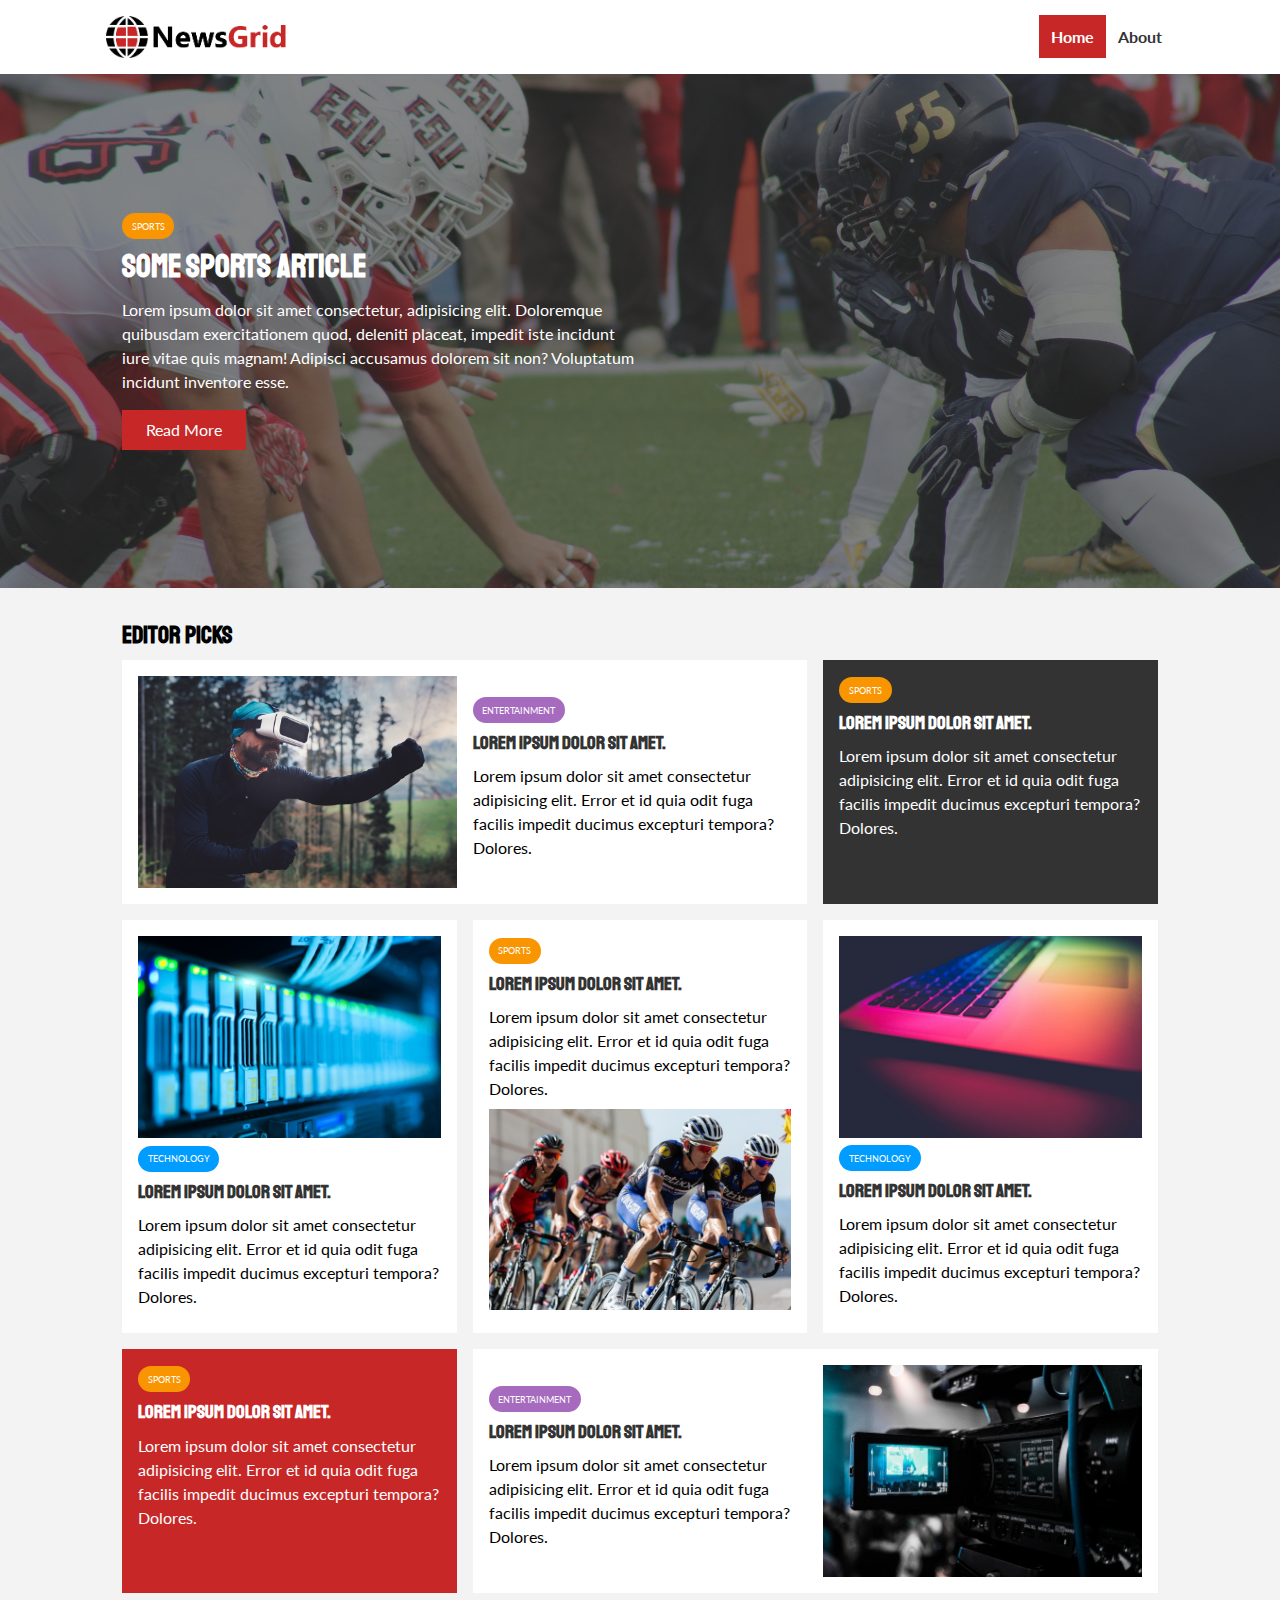
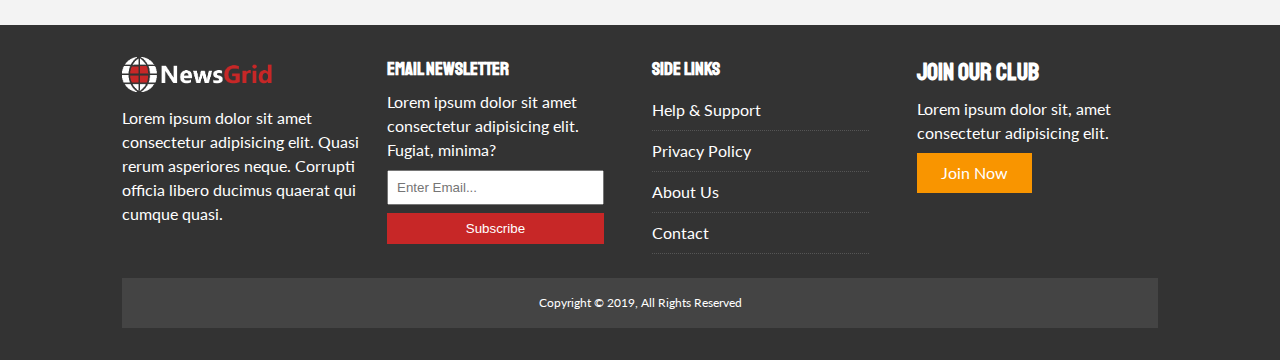
<file: index.html>
<!DOCTYPE html>
<html lang="en">
<head>
  <meta charset="UTF-8">
  <meta name="viewport" content="width=device-width, initial-scale=1.0">
  <meta http-equiv="X-UA-Compatible" content="ie=edge">
  <link rel="stylesheet" href="https://use.fontawesome.com/releases/v5.7.2/css/all.css" integrity="sha384-fnmOCqbTlWIlj8LyTjo7mOUStjsKC4pOpQbqyi7RrhN7udi9RwhKkMHpvLbHG9Sr" crossorigin="anonymous">
  <link href="https://fonts.googleapis.com/css?family=Lato|Staatliches" rel="stylesheet">
  <link rel="stylesheet" href="./CSS/style.css">
  <link rel="stylesheet" media="screen and (max-width: 768px" href="./CSS/mobile.css">
  <link rel="shortcut icon" type="image/x-icon" href="favicon.ico">
  <title>NewsGrid | Latest News</title>
</head>
<body>
  <nav id="main-nav">
    <div class="container">
      <img src="./img/logo.png" alt="NewsGrid" class="logo">
      <div class="social">
        <a href="http://facebook.com" target="_blank"><i class="fab fa-facebook fa-2x"></i></a>
        <a href="http://twitter.com" target="_blank"><i class="fab fa-twitter fa-2x"></i></a>
        <a href="http://instagram.com" target="_blank"><i class="fab fa-instagram fa-2x"></i></a>
        <a href="http://youtube.com" target="_blank"><i class="fab fa-youtube fa-2x"></i></a>
      </div>
      <ul>
        <li><a class="current" href="index.html">Home</a></li>
        <li><a href="about.html">About</a></li>
      </ul>
    </div>
  </nav>

  <!-- Showcase -->
  <header id="showcase">
    <div class="container">
      <div class="showcase-container">
        <div class="showcase-content">
          <div class="category category-sports">Sports</div>
          <h1>Some Sports Article</h1>
          <p>Lorem ipsum dolor sit amet consectetur, adipisicing elit. Doloremque quibusdam exercitationem quod, deleniti placeat, impedit iste incidunt iure vitae quis magnam! Adipisci accusamus dolorem sit non? Voluptatum incidunt inventore esse.</p>
          <a href="article.html" class="btn btn-primary">Read More</a>
        </div>
      </div>
    </div>
  </header>

  <!-- Home Articles -->
  <section id="home-articles" class="py-2">
    <div class="container">
    <h2>Editor Picks</h2>
    <div class="articles-container">
      <article class="card">
        <img src="./img/articles/ent1.jpg" alt="">
        <div>
        <div class="category category-ent">Entertainment</div>
        <h3>
          <a href="article.html">Lorem ipsum dolor sit amet.</a>
        </h3>
        <p>Lorem ipsum dolor sit amet consectetur adipisicing elit. Error et id quia odit fuga facilis impedit ducimus excepturi tempora? Dolores.</p>
      </div>
      </article>
      <article class="card bg-dark">
        <div class="category category-sports">Sports</div>
          <h3>
            <a href="article.html">Lorem ipsum dolor sit amet.</a>
          </h3>
          <p>Lorem ipsum dolor sit amet consectetur adipisicing elit. Error et id quia odit fuga facilis impedit ducimus excepturi tempora? Dolores.</p>
      </article>
      <article class="card">
        <img src="./img/articles/tech1.jpg" alt="">
        <div class="category category-tech">Technology</div>
          <h3>
            <a href="article.html">Lorem ipsum dolor sit amet.</a>
          </h3>
          <p>Lorem ipsum dolor sit amet consectetur adipisicing elit. Error et id quia odit fuga facilis impedit ducimus excepturi tempora? Dolores.</p>
      </article>
      <article class="card">
        <div class="category category-sports">Sports</div>
          <h3>
            <a href="article.html">Lorem ipsum dolor sit amet.</a>
          </h3>
          <p>Lorem ipsum dolor sit amet consectetur adipisicing elit. Error et id quia odit fuga facilis impedit ducimus excepturi tempora? Dolores.</p>
          <img src="./img/articles/sports1.jpg" alt="">
      </article>
      <article class="card">
          <img src="./img/articles/tech2.jpg" alt="">
          <div class="category category-tech">Technology</div>
            <h3>
              <a href="article.html">Lorem ipsum dolor sit amet.</a>
            </h3>
            <p>Lorem ipsum dolor sit amet consectetur adipisicing elit. Error et id quia odit fuga facilis impedit ducimus excepturi tempora? Dolores.</p>
        </article>
        <article class="card bg-primary">
            <div class="category category-sports">Sports</div>
              <h3>
                <a href="article.html">Lorem ipsum dolor sit amet.</a>
              </h3>
              <p>Lorem ipsum dolor sit amet consectetur adipisicing elit. Error et id quia odit fuga facilis impedit ducimus excepturi tempora? Dolores.</p>
          </article>
          <article class="card">
            <div>
              <div class="category category-ent">Entertainment</div>
              <h3>
              <a href="article.html">Lorem ipsum dolor sit amet.</a>
              </h3>
              <p>Lorem ipsum dolor sit amet consectetur adipisicing elit. Error et id quia odit fuga facilis impedit ducimus excepturi tempora? Dolores.</p>
            </div>
            <img src="./img/articles/ent2.jpg" alt="">
          </article>
        </div>
  </section>

  <!-- Footer -->
  <footer id="main-footer" class="py-2">
    <div class="container footer-container">
      <div>
        <img src="./img/logo_light.png" alt="NewGrid">
        <p>Lorem ipsum dolor sit amet consectetur adipisicing elit. Quasi rerum asperiores neque. Corrupti officia libero ducimus quaerat qui cumque quasi.</p>
      </div>
      <div>
        <h3>Email Newsletter</h3>
        <p>Lorem ipsum dolor sit amet consectetur adipisicing elit. Fugiat, minima?</p>
        <form name="contact" method="POST" data-netlify="true">
          <input type="email" name="email" placeholder="Enter Email...">
          <input type="submit" value="Subscribe" class="btn btn-primary">
        </form>
      </div>
      <div>
          <h3>Side Links</h3>
          <ul class="list">
            <li><a href="#">Help & Support</a></li>
            <li><a href="#">Privacy Policy</a></li>
            <li><a href="#">About Us</a></li>
            <li><a href="#">Contact</a></li>
          </ul>
      </div>
      <div>
          <h2>Join Our Club</h2>
          <p>Lorem ipsum dolor sit, amet consectetur adipisicing elit.</p>
          <a href="#" class="btn btn-secondary">Join Now</a>
      </div>
      <div>
          <p>
            Copyright &copy; 2019, All Rights Reserved
          </p>
      </div>
      </div>
    </div>
  </footer>

</body>
</html>
</file>
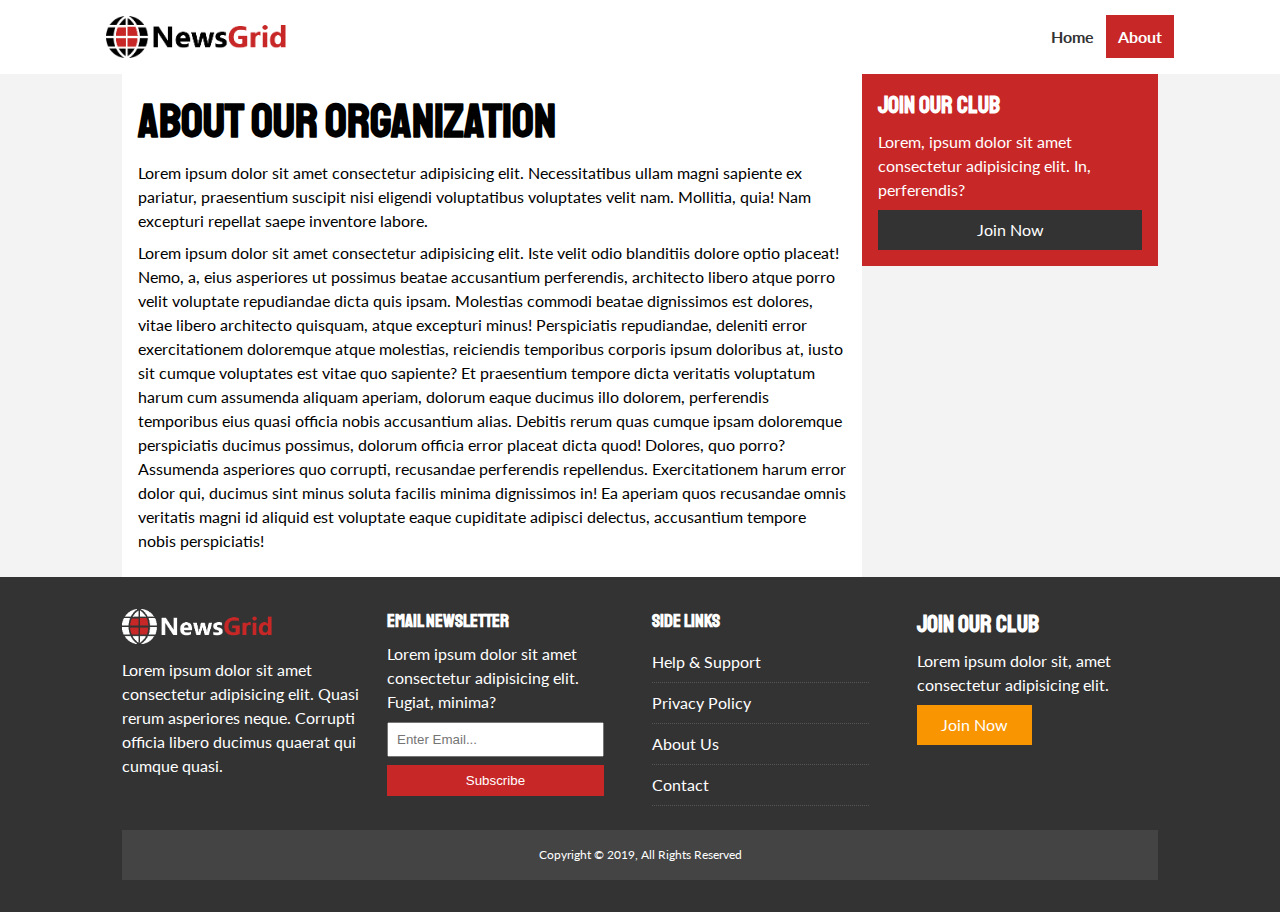
<file: about.html>
<!DOCTYPE html>
<html lang="en">
<head>
  <meta charset="UTF-8">
  <meta name="viewport" content="width=device-width, initial-scale=1.0">
  <meta http-equiv="X-UA-Compatible" content="ie=edge">
  <link rel="stylesheet" href="https://use.fontawesome.com/releases/v5.7.2/css/all.css" integrity="sha384-fnmOCqbTlWIlj8LyTjo7mOUStjsKC4pOpQbqyi7RrhN7udi9RwhKkMHpvLbHG9Sr" crossorigin="anonymous">
  <link href="https://fonts.googleapis.com/css?family=Lato|Staatliches" rel="stylesheet">
  <link rel="stylesheet" href="./CSS/style.css">
  <link rel="stylesheet" media="screen and (max-width: 768px" href="./CSS/mobile.css">
  <link rel="shortcut icon" type="image/x-icon" href="favicon.ico">
  <title>NewsGrid | About</title>
</head>
<body>
  <nav id="main-nav">
    <div class="container">
      <img src="./img/logo.png" alt="NewsGrid" class="logo">
      <div class="social">
        <a href="http://facebook.com" target="_blank"><i class="fab fa-facebook fa-2x"></i></a>
        <a href="http://twitter.com" target="_blank"><i class="fab fa-twitter fa-2x"></i></a>
        <a href="http://instagram.com" target="_blank"><i class="fab fa-instagram fa-2x"></i></a>
        <a href="http://youtube.com" target="_blank"><i class="fab fa-youtube fa-2x"></i></a>
      </div>
      <ul>
        <li><a href="index.html">Home</a></li>
        <li><a class="current" href="about.html">About</a></li>
      </ul>
    </div>
  </nav>

  <section id="about">
    <div class="container">
      <div class="page-container">
        <article class="card">
          <h1 class="l-heading">About Our Organization</h1>
          <p>Lorem ipsum dolor sit amet consectetur adipisicing elit. Necessitatibus ullam magni sapiente ex pariatur, praesentium suscipit nisi eligendi voluptatibus voluptates velit nam. Mollitia, quia! Nam excepturi repellat saepe inventore labore.</p>
          <p>Lorem ipsum dolor sit amet consectetur adipisicing elit. Iste velit odio blanditiis dolore optio placeat! Nemo, a, eius asperiores ut possimus beatae accusantium perferendis, architecto libero atque porro velit voluptate repudiandae dicta quis ipsam. Molestias commodi beatae dignissimos est dolores, vitae libero architecto quisquam, atque excepturi minus! Perspiciatis repudiandae, deleniti error exercitationem doloremque atque molestias, reiciendis temporibus corporis ipsum doloribus at, iusto sit cumque voluptates est vitae quo sapiente? Et praesentium tempore dicta veritatis voluptatum harum cum assumenda aliquam aperiam, dolorum eaque ducimus illo dolorem, perferendis temporibus eius quasi officia nobis accusantium alias. Debitis rerum quas cumque ipsam doloremque perspiciatis ducimus possimus, dolorum officia error placeat dicta quod! Dolores, quo porro? Assumenda asperiores quo corrupti, recusandae perferendis repellendus. Exercitationem harum error dolor qui, ducimus sint minus soluta facilis minima dignissimos in! Ea aperiam quos recusandae omnis veritatis magni id aliquid est voluptate eaque cupiditate adipisci delectus, accusantium tempore nobis perspiciatis!</p>
        </article>
        <aside class="card bg-primary">
          <h2>Join Our Club</h2>
          <p>Lorem, ipsum dolor sit amet consectetur adipisicing elit. In, perferendis?</p>
          <a href="#" class="btn btn-dark btn-block">Join Now</a>
        </aside>
      </div>
    </div>
  </section>

  <!-- Footer -->
  <footer id="main-footer" class="py-2">
    <div class="container footer-container">
      <div>
        <img src="./img/logo_light.png" alt="NewGrid">
        <p>Lorem ipsum dolor sit amet consectetur adipisicing elit. Quasi rerum asperiores neque. Corrupti officia libero ducimus quaerat qui cumque quasi.</p>
      </div>
      <div>
        <h3>Email Newsletter</h3>
        <p>Lorem ipsum dolor sit amet consectetur adipisicing elit. Fugiat, minima?</p>
        <form name="contact" method="POST" data-netlify="true">
          <input type="email" name="email" placeholder="Enter Email...">
          <input type="submit" value="Subscribe" class="btn btn-primary">
        </form>
      </div>
      <div>
          <h3>Side Links</h3>
          <ul class="list">
            <li><a href="#">Help & Support</a></li>
            <li><a href="#">Privacy Policy</a></li>
            <li><a href="#">About Us</a></li>
            <li><a href="#">Contact</a></li>
          </ul>
      </div>
      <div>
          <h2>Join Our Club</h2>
          <p>Lorem ipsum dolor sit, amet consectetur adipisicing elit.</p>
          <a href="#" class="btn btn-secondary">Join Now</a>
      </div>
      <div>
          <p>
            Copyright &copy; 2019, All Rights Reserved
          </p>
      </div>
      </div>
    </div>
  </footer>

</body>
</html>
</file>
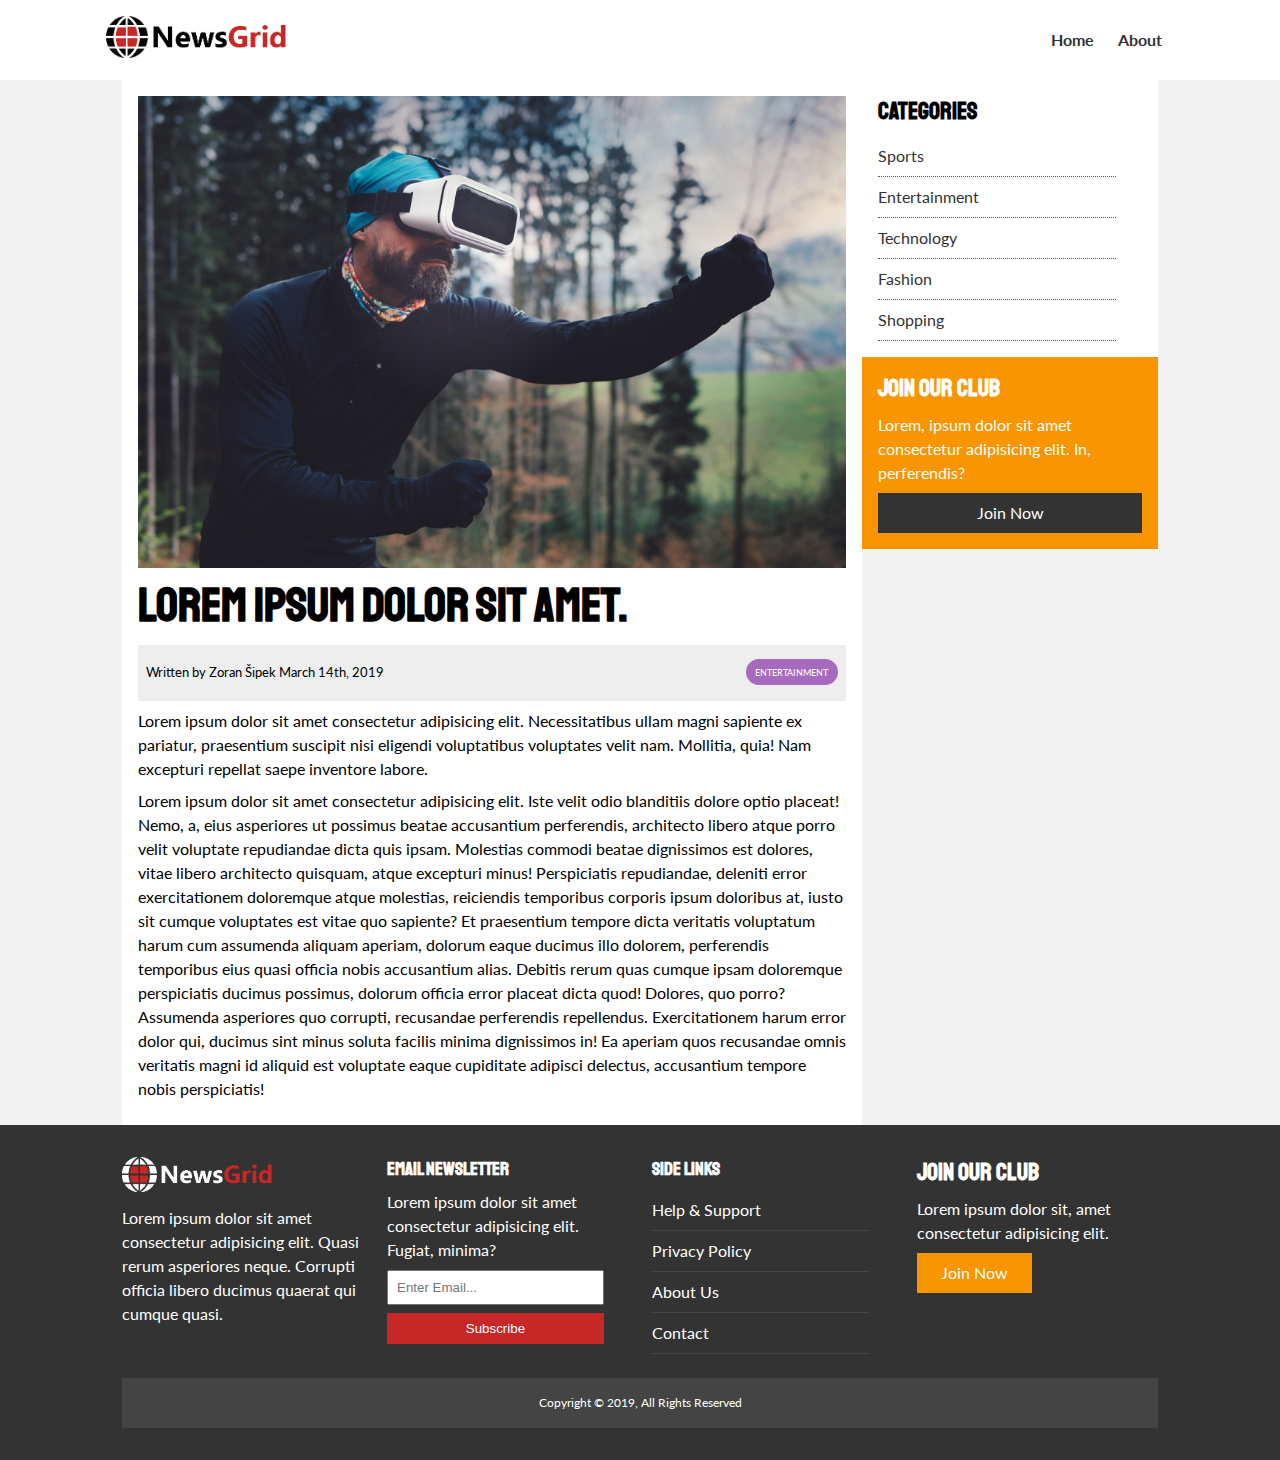
<file: article.html>
<!DOCTYPE html>
<html lang="en">
<head>
  <meta charset="UTF-8">
  <meta name="viewport" content="width=device-width, initial-scale=1.0">
  <meta http-equiv="X-UA-Compatible" content="ie=edge">
  <link rel="stylesheet" href="https://use.fontawesome.com/releases/v5.7.2/css/all.css" integrity="sha384-fnmOCqbTlWIlj8LyTjo7mOUStjsKC4pOpQbqyi7RrhN7udi9RwhKkMHpvLbHG9Sr" crossorigin="anonymous">
  <link href="https://fonts.googleapis.com/css?family=Lato|Staatliches" rel="stylesheet">
  <link rel="stylesheet" href="./CSS/style.css">
  <link rel="stylesheet" media="screen and (max-width: 768px" href="./CSS/mobile.css">
  <link rel="shortcut icon" type="image/x-icon" href="favicon.ico">
  <title>NewsGrid | Latest News</title>
</head>
<body>
  <nav id="main-nav">
    <div class="container">
      <a href="index.html">
      <img src="./img/logo.png" alt="NewsGrid" class="logo" ></a>
      <div class="social">
        <a href="http://facebook.com" target="_blank"><i class="fab fa-facebook fa-2x"></i></a>
        <a href="http://twitter.com" target="_blank"><i class="fab fa-twitter fa-2x"></i></a>
        <a href="http://instagram.com" target="_blank"><i class="fab fa-instagram fa-2x"></i></a>
        <a href="http://youtube.com" target="_blank"><i class="fab fa-youtube fa-2x"></i></a>
      </div>
      <ul>
        <li><a href="index.html">Home</a></li>
        <li><a href="about.html">About</a></li>
      </ul>
    </div>
  </nav>

  <section id="article">
    <div class="container">
      <div class="page-container">
        <article class="card">
          <img src="./img/articles/ent1.jpg" alt="NewsGrid">
          <h1 class="l-heading">Lorem ipsum dolor sit amet.</h1>
          <div class="meta">
            <small>
              <i class="fas fa-user"></i> Written by Zoran Šipek March 14th, 2019
            </small>
            <div class="category category-ent">Entertainment</div>
          </div>
          <p>Lorem ipsum dolor sit amet consectetur adipisicing elit. Necessitatibus ullam magni sapiente ex pariatur, praesentium suscipit nisi eligendi voluptatibus voluptates velit nam. Mollitia, quia! Nam excepturi repellat saepe inventore labore.</p>
          <p>Lorem ipsum dolor sit amet consectetur adipisicing elit. Iste velit odio blanditiis dolore optio placeat! Nemo, a, eius asperiores ut possimus beatae accusantium perferendis, architecto libero atque porro velit voluptate repudiandae dicta quis ipsam. Molestias commodi beatae dignissimos est dolores, vitae libero architecto quisquam, atque excepturi minus! Perspiciatis repudiandae, deleniti error exercitationem doloremque atque molestias, reiciendis temporibus corporis ipsum doloribus at, iusto sit cumque voluptates est vitae quo sapiente? Et praesentium tempore dicta veritatis voluptatum harum cum assumenda aliquam aperiam, dolorum eaque ducimus illo dolorem, perferendis temporibus eius quasi officia nobis accusantium alias. Debitis rerum quas cumque ipsam doloremque perspiciatis ducimus possimus, dolorum officia error placeat dicta quod! Dolores, quo porro? Assumenda asperiores quo corrupti, recusandae perferendis repellendus. Exercitationem harum error dolor qui, ducimus sint minus soluta facilis minima dignissimos in! Ea aperiam quos recusandae omnis veritatis magni id aliquid est voluptate eaque cupiditate adipisci delectus, accusantium tempore nobis perspiciatis!</p>
        </article>

        <aside id="categories" class="card">
          <h2>Categories</h2>
          <ul class="list">
            <li><a href="#"><i class="fas fa-chevron-right"></i> Sports</a></li>
            <li><a href="#"><i class="fas fa-chevron-right"></i> Entertainment</a></li>
            <li><a href="#"><i class="fas fa-chevron-right"></i> Technology</a></li>
            <li><a href="#"><i class="fas fa-chevron-right"></i> Fashion</a></li>
            <li><a href="#"><i class="fas fa-chevron-right"></i> Shopping</a></li>
          </ul>
        </aside>

        <aside class="card bg-secondary">
          <h2>Join Our Club</h2>
          <p>Lorem, ipsum dolor sit amet consectetur adipisicing elit. In, perferendis?</p>
          <a href="#" class="btn btn-dark btn-block">Join Now</a>
        </aside>
      </div>
    </div>
  </section>

  <!-- Footer -->
  <footer id="main-footer" class="py-2">
    <div class="container footer-container">
      <div>
        <img src="./img/logo_light.png" alt="NewGrid">
        <p>Lorem ipsum dolor sit amet consectetur adipisicing elit. Quasi rerum asperiores neque. Corrupti officia libero ducimus quaerat qui cumque quasi.</p>
      </div>
      <div>
        <h3>Email Newsletter</h3>
        <p>Lorem ipsum dolor sit amet consectetur adipisicing elit. Fugiat, minima?</p>
        <form name="contact" method="POST" data-netlify="true">
          <input type="email" name="email" placeholder="Enter Email...">
          <input type="submit" value="Subscribe" class="btn btn-primary">
        </form>
      </div>
      <div>
          <h3>Side Links</h3>
          <ul class="list">
            <li><a href="#">Help & Support</a></li>
            <li><a href="#">Privacy Policy</a></li>
            <li><a href="#">About Us</a></li>
            <li><a href="#">Contact</a></li>
          </ul>
      </div>
      <div>
          <h2>Join Our Club</h2>
          <p>Lorem ipsum dolor sit, amet consectetur adipisicing elit.</p>
          <a href="#" class="btn btn-secondary">Join Now</a>
      </div>
      <div>
          <p>
            Copyright &copy; 2019, All Rights Reserved
          </p>
      </div>
      </div>
    </div>
  </footer>

</body>
</html>
</file>
<file: CSS/style.css>
:root {
  --primary-color: #c72727;
  --secondary-color: #f99500;
  --light-color: #f3f3f3;
  --dark-color: #333;
  --max-width: 1100px; 
}

.category {
  --sports-color: #f99500;
  --ent-color: #a66bbe;
  --tech-color: #009cff;
}

* {
  margin: 0;
  padding: 0;
  box-sizing: border-box;
}

body {
  font-family: 'Lato', sans-serif;
  line-height: 1.5;
  background: var(--light-color);
}

a {
  color: #333;
  text-decoration: none;
}

ul {
  list-style: none;
}

p {
  margin: .5rem 0;
}

img {
  width: 100%;
}

h1, h2, h3, h4, h5, h6 {
  font-family: 'Staatliches', cursive;
  margin-bottom: 0.55rem;
  line-height: 1.3;
}

/* Utility */
.container {
  max-width: var(--max-width);
  margin: auto;
  padding: 0 2rem;
  overflow: hidden;
}

.category {
  display: inline-block;
  color: #fff;
  font-size: 0.55rem;
  text-transform: uppercase;
  padding: 0.4rem 0.6rem;
  border-radius: 15px;
  margin-bottom: 0.5rem;
}

.category-sports { background: var(--sports-color) }
.category-ent { background: var(--ent-color) }
.category-tech { background: var(--tech-color) }

.btn {
  display: inline-block;
  border: none;
  background: var(--dark-color);
  color: #fff;
  padding: 0.5rem 1.5rem;
}

.btn-light {
  background: var(--light-color);
}

.btn-primary {
  background: var(--primary-color);
}

.btn-secondary {
  background: var(--secondary-color);
}

.btn:hover {
  opacity: 0.9;
}

.btn-block {
  display: inline-block;
  width: 100%;
  text-align: center;

}

.card {
  background: #fff;
  padding: 1rem;
}

.bg-dark {
  background: var(--dark-color);
  color: #fff;
}
.bg-primary {
  background: var(--primary-color);
  color: #fff;
}
.bg-secondary {
  background: var(--secondary-color);
  color: #fff;
}

.bg-dark h1,
.bg-dark h2,
.bg-dark h3,
.bg-dark a,
.bg-primary h1,
.bg-primary h2,
.bg-primary h3,
.bg-primary a,
.bg-secondary h1,
.bg-secondary h2,
.bg-secondary h3,
.bg-secondary a {
  color: #fff;
}

.py-1 { padding: 1.5rem 0 }
.py-2 { padding: 2rem 0 }
.py-3 { padding: 3rem 0 }
.p-1 { padding: 1.5rem }
.p-2 { padding: 2rem }
.p-3 { padding: 3rem }

.l-heading {
  font-size: 3rem;
}

.list li {
  padding: .5rem 0;
  border-bottom: #555 dotted 1px;
  width: 90%;
}

.list li a:hover {
  color: var(--primary-color) !important;
}



/* Inner page grid container */

.page-container {
  display: grid;
  grid-template-columns: 5fr 2fr;
}

.page-container > *:first-child {
  grid-row: 1 / span 3;
}

/* Navigation */
#main-nav {
  background: #fff;
  position: sticky;
  top: 0;
  z-index: 2;
}

#main-nav .container {
  display: grid;
  grid-template-columns: 6fr 3fr 2fr;
  padding: 1rem;
  align-items: center;
}

#main-nav .logo {
  width: 180px;
}

#main-nav ul {
  justify-self: end;
  display: flex;
}

#main-nav ul li a {
  padding: 0.75rem;
  font-weight: bold;
}

#main-nav ul li a.current {
  background: var(--primary-color);
  color: #fff;
}

#main-nav ul li a:hover {
  background: var(--light-color);
  color: var(--dark-color);
}

#main-nav .social {
  justify-self: center;
}

#main-nav .social i {
  color: #777;
  margin-right: .5rem;
}

/* Showcase */
#showcase {
  color: #fff;
  background: #333;
  padding: 2rem;
  position: relative;
}

#showcase::before {
  content: '';
  background: url('../img/featured.jpg') no-repeat center center/cover;
  position: absolute;
  top: 0;
  left: 0;
  width: 100%;
  height: 100%;
  opacity: 0.4;
}

#showcase .showcase-container {
  display: grid;
  grid-template-columns: repeat(2, 1fr);
  justify-content: center;
  align-items: center;
  height: 50vh;
}

#showcase .showcase-content {
  z-index: 1;
}

#showcase .showcase-content p {
  margin-bottom: 1rem;
}

/* Home Articles */

#home-articles .articles-container {
  display: grid;
  grid-template-columns: repeat(3, 1fr);
  grid-gap: 1rem;
}

#home-articles .articles-container > *:first-child {
  display: grid;
  grid-template-columns: repeat(2, 1fr);
  grid-gap: 1rem;
  grid-column: 1 / span 2;
  align-items: center;
}

#home-articles .articles-container > *:last-child {
  display: grid;
  grid-template-columns: repeat(2, 1fr);
  grid-gap: 1rem;
  grid-column: 2 / span 2;
  align-items: center;
}

#article .meta {
  display: flex;
  justify-content: space-between;
  align-items: center;
  background: #eee;
  padding: 0.5rem;
}

#article .meta .category {
  margin-top: 0.4rem;
}

/* Footer */
#main-footer {
  background: var(--dark-color);
  color: #fff;
}

#main-footer img {
  width: 150px;
}

#main-footer a {
  color: #fff;
}

#main-footer .footer-container {
  display: grid;
  grid-template-columns: repeat(4, 1fr);
  grid-gap: 1.5rem;
}

#main-footer .footer-container > *:last-child {
  background: #444;
  grid-column: 1 / span 4;
  padding: 0.5rem;
  text-align: center;
  font-size: 0.75rem;
}

#main-footer .footer-container input[type='email'] {
  width: 90%;
  padding: .5rem;
  margin-bottom: .5rem;
}

#main-footer .footer-container input[type='submit'] {
  width: 90%;
}
</file>
<file: CSS/mobile.css>
/* Navigation */
#main-nav .social {
  display: none;
}

#main-nav .container {
  grid-template-columns: 1fr;
  grid-gap: 1.2rem;
}

#main-nav ul,
#main-nav .logo {
  justify-self: center;
}

#main-nav ul li a {
  padding: 0.5rem;
}

#home-articles .articles-container {
  grid-template-columns: repeat(2, 1fr);
}

#home-articles .articles-container > *:first-child,
#home-articles .articles-container > *:last-child {
  grid-template-columns: 1fr;
  grid-column: 1;
}

@media(max-width: 600px) {
  /* Grid Items jedno ispod drugog */
  #showcase .showcase-container,
  #home-articles .articles-container,
  #main-footer .footer-container {
    grid-template-columns: 1fr;
  }
 /* s obzirom da smo za last-child koristili span da ga u gridu raširimo kroz cijelu stranicu moramo maknuti span s naredbom ispod */
  #main-footer .footer-container > *:last-child {
    grid-column: 1;
  }

  #main-footer .footer-container > *:first-child,
  #main-footer .footer-container > *:nth-child(2) {
    border-bottom: #444 dotted 1px;
    padding-bottom: 1rem;
  }

  .page-container {
    grid-template-columns: 1fr;
    text-align: center;
  }

  .page-container > *:first-child {
    grid-row: 1;
  }

  .l-heading {
    font-size: 2.2rem;
  }
}
</file>
